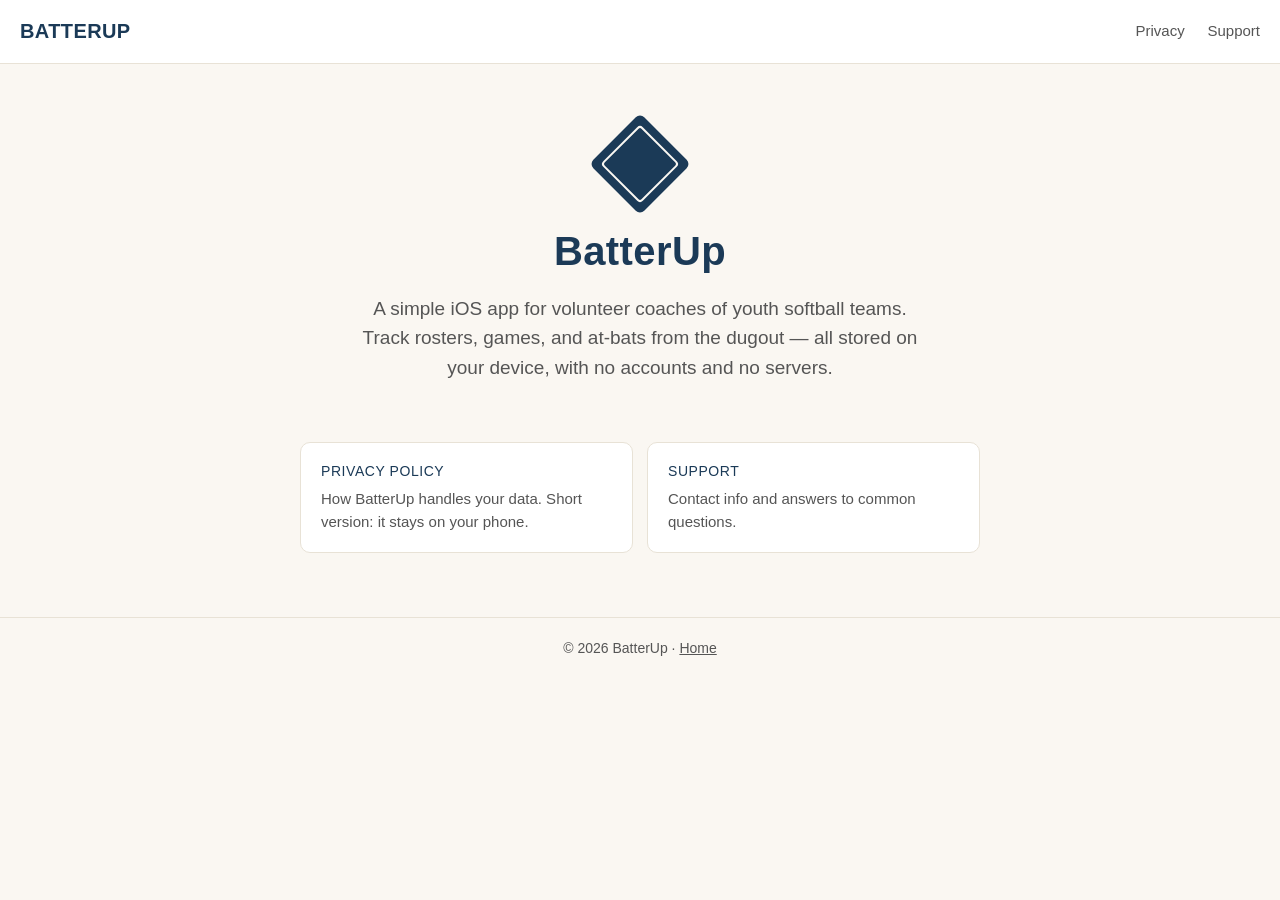
<file: index.html>
<!DOCTYPE html>
<html lang="en">
<head>
<meta charset="utf-8">
<meta name="viewport" content="width=device-width, initial-scale=1">
<title>BatterUp</title>
<meta name="description" content="BatterUp is a simple iOS app for volunteer coaches of youth softball teams.">
<link rel="stylesheet" href="style.css">
</head>
<body>
<header class="site">
  <a class="brand" href="index.html">BatterUp</a>
  <nav>
    <a href="privacy.html">Privacy</a>
    <a href="support.html">Support</a>
  </nav>
</header>

<main class="wrap">
  <section class="hero">
    <div class="diamond" aria-hidden="true"></div>
    <h1>BatterUp</h1>
    <p class="lede">
      A simple iOS app for volunteer coaches of youth softball teams. Track rosters,
      games, and at-bats from the dugout — all stored on your device, with no accounts
      and no servers.
    </p>
  </section>

  <section class="cards">
    <a class="card" href="privacy.html">
      <div class="label">Privacy Policy</div>
      <div class="desc">How BatterUp handles your data. Short version: it stays on your phone.</div>
    </a>
    <a class="card" href="support.html">
      <div class="label">Support</div>
      <div class="desc">Contact info and answers to common questions.</div>
    </a>
  </section>
</main>

<footer class="site">
  &copy; 2026 BatterUp &middot; <a href="index.html">Home</a>
</footer>
</body>
</html>
</file>
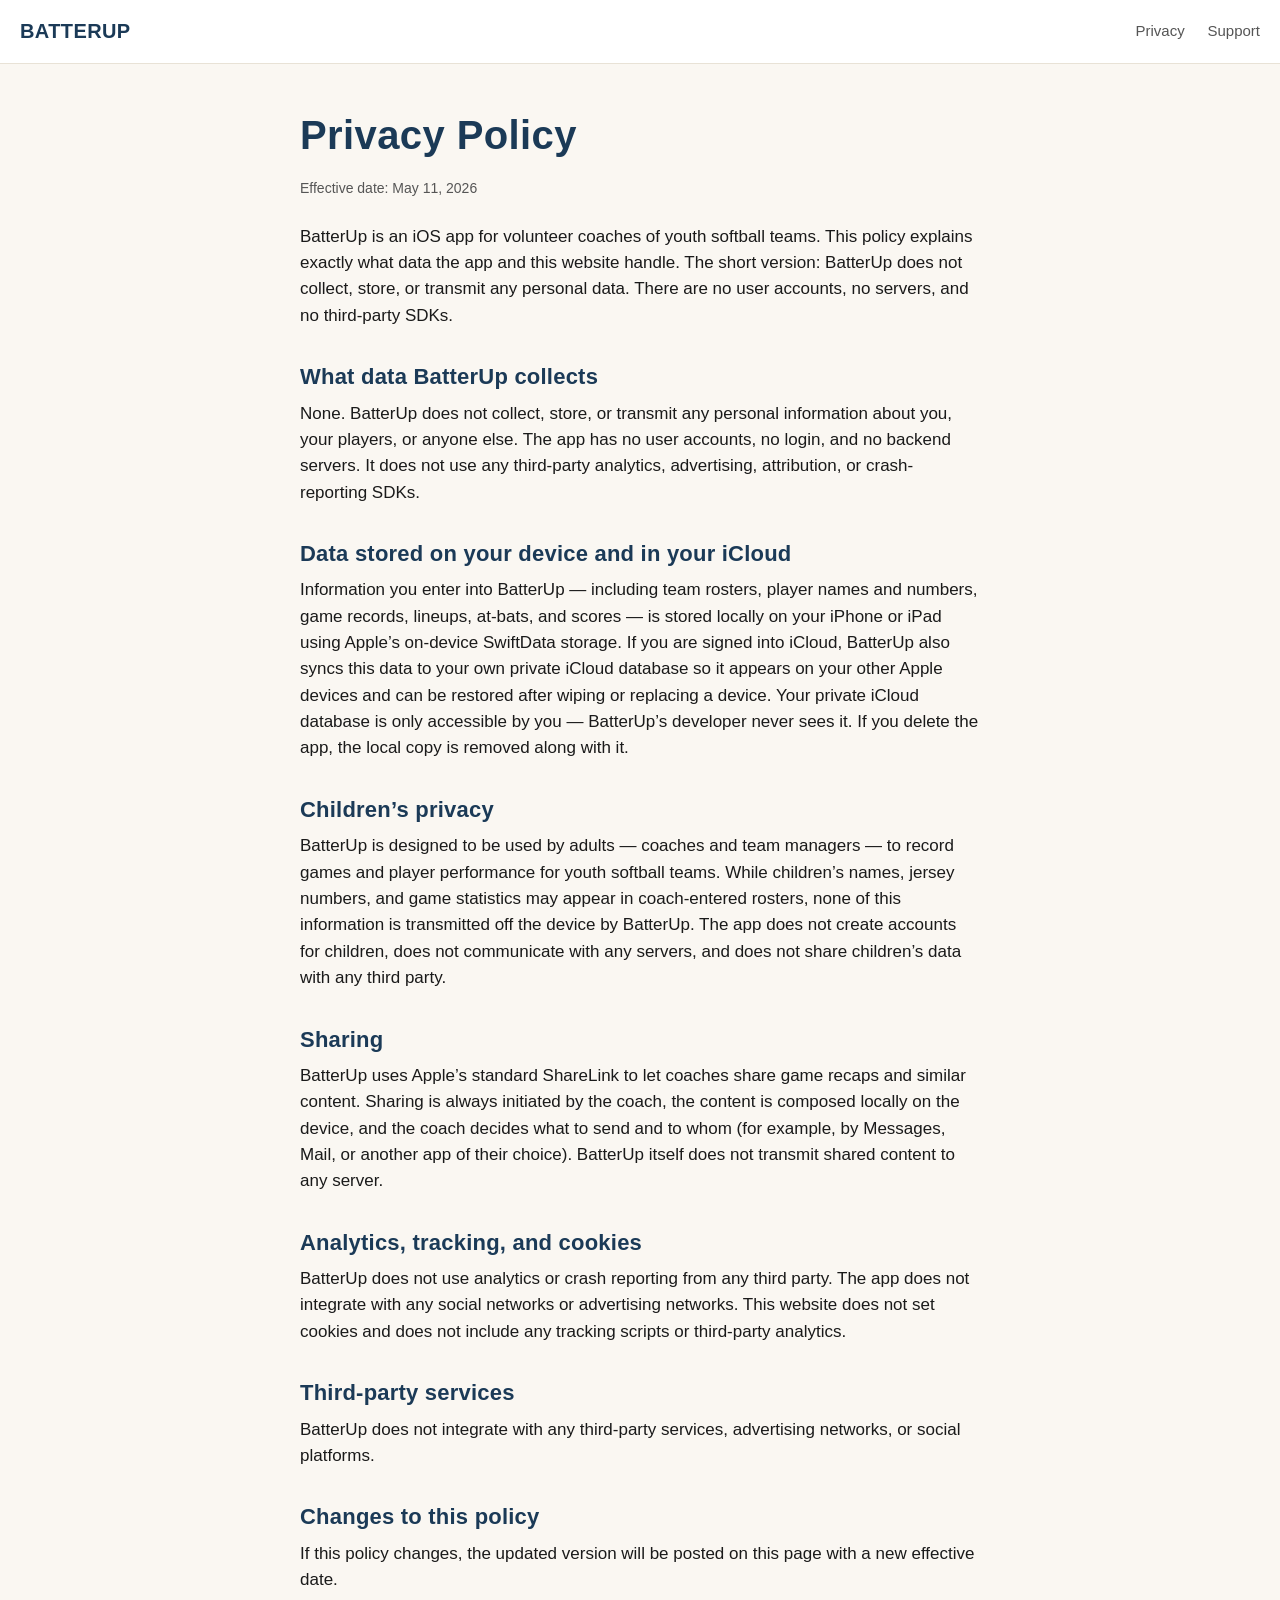
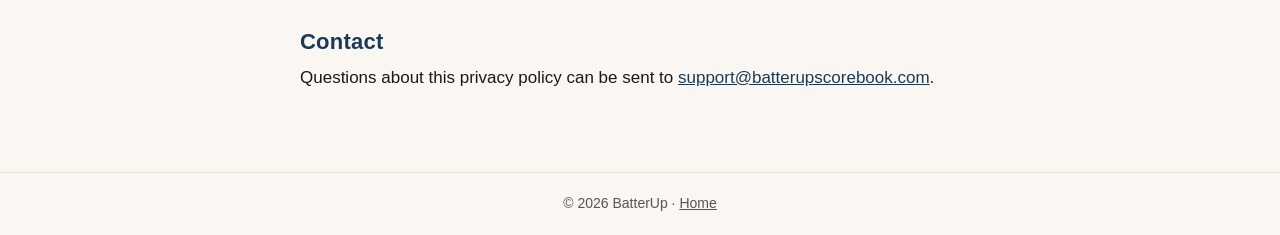
<file: privacy.html>
<!DOCTYPE html>
<html lang="en">
<head>
<meta charset="utf-8">
<meta name="viewport" content="width=device-width, initial-scale=1">
<title>Privacy Policy &mdash; BatterUp</title>
<meta name="description" content="BatterUp privacy policy. The app collects no data. Everything stays on your device.">
<link rel="stylesheet" href="style.css">
</head>
<body>
<header class="site">
  <a class="brand" href="index.html">BatterUp</a>
  <nav>
    <a href="privacy.html">Privacy</a>
    <a href="support.html">Support</a>
  </nav>
</header>

<main class="wrap">
  <h1>Privacy Policy</h1>
  <p class="meta">Effective date: May 11, 2026</p>

  <p>
    BatterUp is an iOS app for volunteer coaches of youth softball teams. This
    policy explains exactly what data the app and this website handle. The short
    version: BatterUp does not collect, store, or transmit any personal data.
    There are no user accounts, no servers, and no third-party SDKs.
  </p>

  <h2>What data BatterUp collects</h2>
  <p>
    None. BatterUp does not collect, store, or transmit any personal information
    about you, your players, or anyone else. The app has no user accounts, no
    login, and no backend servers. It does not use any third-party analytics,
    advertising, attribution, or crash-reporting SDKs.
  </p>

  <h2>Data stored on your device and in your iCloud</h2>
  <p>
    Information you enter into BatterUp &mdash; including team rosters, player
    names and numbers, game records, lineups, at-bats, and scores &mdash; is
    stored locally on your iPhone or iPad using Apple&rsquo;s on-device
    SwiftData storage. If you are signed into iCloud, BatterUp also syncs
    this data to your own private iCloud database so it appears on your
    other Apple devices and can be restored after wiping or replacing a
    device. Your private iCloud database is only accessible by you &mdash;
    BatterUp&rsquo;s developer never sees it. If you delete the app, the
    local copy is removed along with it.
  </p>

  <h2>Children&rsquo;s privacy</h2>
  <p>
    BatterUp is designed to be used by adults &mdash; coaches and team
    managers &mdash; to record games and player performance for youth softball
    teams. While children&rsquo;s names, jersey numbers, and game statistics
    may appear in coach-entered rosters, none of this information is
    transmitted off the device by BatterUp. The app does not create accounts
    for children, does not communicate with any servers, and does not share
    children&rsquo;s data with any third party.
  </p>

  <h2>Sharing</h2>
  <p>
    BatterUp uses Apple&rsquo;s standard ShareLink to let coaches share game
    recaps and similar content. Sharing is always initiated by the coach, the
    content is composed locally on the device, and the coach decides what to
    send and to whom (for example, by Messages, Mail, or another app of their
    choice). BatterUp itself does not transmit shared content to any server.
  </p>

  <h2>Analytics, tracking, and cookies</h2>
  <p>
    BatterUp does not use analytics or crash reporting from any third party.
    The app does not integrate with any social networks or advertising
    networks. This website does not set cookies and does not include any
    tracking scripts or third-party analytics.
  </p>

  <h2>Third-party services</h2>
  <p>
    BatterUp does not integrate with any third-party services, advertising
    networks, or social platforms.
  </p>

  <h2>Changes to this policy</h2>
  <p>
    If this policy changes, the updated version will be posted on this page
    with a new effective date.
  </p>

  <h2>Contact</h2>
  <p>
    Questions about this privacy policy can be sent to
    <a href="mailto:support@batterupscorebook.com">support@batterupscorebook.com</a>.
  </p>
</main>

<footer class="site">
  &copy; 2026 BatterUp &middot; <a href="index.html">Home</a>
</footer>
</body>
</html>
</file>
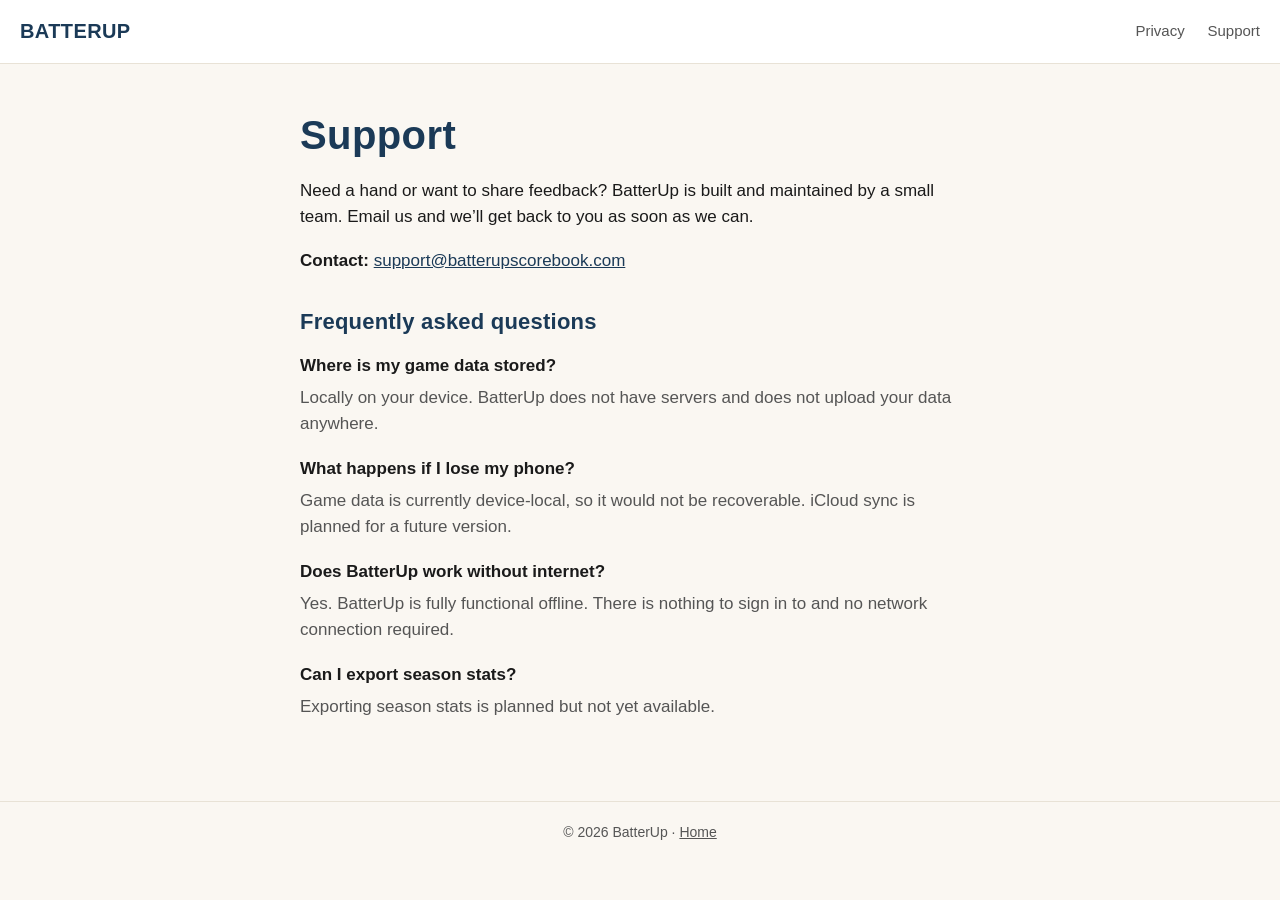
<file: support.html>
<!DOCTYPE html>
<html lang="en">
<head>
<meta charset="utf-8">
<meta name="viewport" content="width=device-width, initial-scale=1">
<title>Support &mdash; BatterUp</title>
<meta name="description" content="Contact and FAQ for BatterUp.">
<link rel="stylesheet" href="style.css">
</head>
<body>
<header class="site">
  <a class="brand" href="index.html">BatterUp</a>
  <nav>
    <a href="privacy.html">Privacy</a>
    <a href="support.html">Support</a>
  </nav>
</header>

<main class="wrap">
  <h1>Support</h1>
  <p>
    Need a hand or want to share feedback? BatterUp is built and maintained by
    a small team. Email us and we&rsquo;ll get back to you as soon as we can.
  </p>

  <p>
    <strong>Contact:</strong>
    <a href="mailto:support@batterupscorebook.com">support@batterupscorebook.com</a>
  </p>

  <h2>Frequently asked questions</h2>
  <dl class="faq">
    <dt>Where is my game data stored?</dt>
    <dd>Locally on your device. BatterUp does not have servers and does not upload your data anywhere.</dd>

    <dt>What happens if I lose my phone?</dt>
    <dd>Game data is currently device-local, so it would not be recoverable. iCloud sync is planned for a future version.</dd>

    <dt>Does BatterUp work without internet?</dt>
    <dd>Yes. BatterUp is fully functional offline. There is nothing to sign in to and no network connection required.</dd>

    <dt>Can I export season stats?</dt>
    <dd>Exporting season stats is planned but not yet available.</dd>
  </dl>
</main>

<footer class="site">
  &copy; 2026 BatterUp &middot; <a href="index.html">Home</a>
</footer>
</body>
</html>
</file>
<file: style.css>
:root {
  --bg: #faf7f2;
  --surface: #ffffff;
  --text: #1a1a1a;
  --muted: #555555;
  --border: #e8e2d6;
  --accent: #1b3a57;
  --accent-hover: #2a517a;
}

* {
  box-sizing: border-box;
}

html {
  -webkit-text-size-adjust: 100%;
}

body {
  margin: 0;
  background: var(--bg);
  color: var(--text);
  font-family: -apple-system, BlinkMacSystemFont, "Segoe UI", Roboto, Helvetica, Arial, sans-serif;
  font-size: 17px;
  line-height: 1.55;
  -webkit-font-smoothing: antialiased;
}

.wrap {
  max-width: 720px;
  margin: 0 auto;
  padding: 24px 20px 48px;
}

header.site {
  display: flex;
  align-items: center;
  justify-content: space-between;
  padding: 16px 20px;
  border-bottom: 1px solid var(--border);
  background: var(--surface);
}

header.site .brand {
  font-family: "Helvetica Neue", "Arial Black", Impact, sans-serif;
  font-weight: 800;
  letter-spacing: 0.02em;
  text-transform: uppercase;
  color: var(--accent);
  font-size: 20px;
  text-decoration: none;
}

header.site nav a {
  color: var(--muted);
  text-decoration: none;
  margin-left: 18px;
  font-size: 15px;
}

header.site nav a:hover {
  color: var(--accent);
}

h1, h2, h3 {
  font-family: "Helvetica Neue", "Arial Black", Impact, sans-serif;
  font-weight: 800;
  letter-spacing: 0.01em;
  color: var(--accent);
  line-height: 1.15;
  margin: 1.6em 0 0.5em;
}

h1 {
  font-size: 34px;
  margin-top: 0.4em;
}

h2 {
  font-size: 22px;
}

h3 {
  font-size: 18px;
  color: var(--text);
}

p {
  margin: 0 0 1em;
  color: var(--text);
}

a {
  color: var(--accent);
}

a:hover {
  color: var(--accent-hover);
}

ul {
  padding-left: 1.2em;
}

li {
  margin-bottom: 0.4em;
}

.hero {
  text-align: center;
  padding: 32px 0 8px;
}

.diamond {
  width: 72px;
  height: 72px;
  background: var(--accent);
  transform: rotate(45deg);
  margin: 0 auto 28px;
  border-radius: 6px;
  position: relative;
}

.diamond::after {
  content: "";
  position: absolute;
  inset: 8px;
  border: 2px solid var(--bg);
  border-radius: 4px;
}

.lede {
  font-size: 19px;
  color: var(--muted);
  max-width: 560px;
  margin: 0 auto 28px;
}

.cards {
  display: grid;
  grid-template-columns: 1fr;
  gap: 14px;
  margin-top: 24px;
}

.card {
  display: block;
  padding: 18px 20px;
  background: var(--surface);
  border: 1px solid var(--border);
  border-radius: 10px;
  text-decoration: none;
  color: var(--text);
}

.card:hover {
  border-color: var(--accent);
}

.card .label {
  font-family: "Helvetica Neue", "Arial Black", Impact, sans-serif;
  text-transform: uppercase;
  letter-spacing: 0.04em;
  color: var(--accent);
  font-size: 14px;
  margin-bottom: 4px;
}

.card .desc {
  color: var(--muted);
  font-size: 15px;
}

.meta {
  color: var(--muted);
  font-size: 14px;
  margin-bottom: 24px;
}

.faq dt {
  font-weight: 700;
  margin-top: 18px;
  color: var(--text);
}

.faq dd {
  margin: 6px 0 0;
  color: var(--muted);
}

footer.site {
  border-top: 1px solid var(--border);
  padding: 20px;
  text-align: center;
  font-size: 14px;
  color: var(--muted);
}

footer.site a {
  color: var(--muted);
}

@media (min-width: 600px) {
  h1 { font-size: 40px; }
  .cards { grid-template-columns: 1fr 1fr; }
  .wrap { padding: 32px 20px 64px; }
}
</file>
